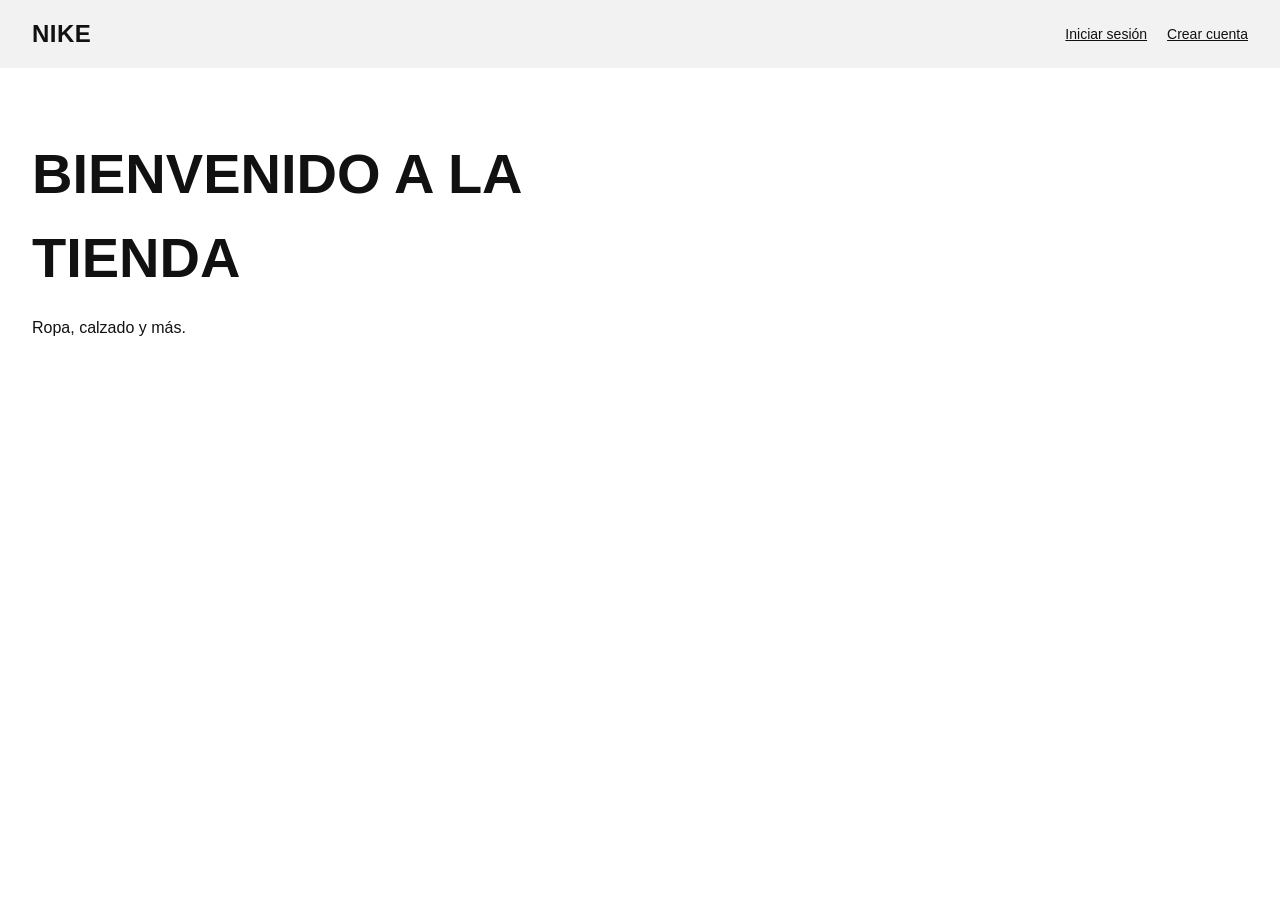
<file: docs/index.html>
<!DOCTYPE html>
<html lang="es">
<head>
  <meta charset="UTF-8">
  <meta name="viewport" content="width=device-width, initial-scale=1">
  <title>Inicio</title>
  <link rel="stylesheet" href="css/style.css">
</head>
<body data-page="home">
  <!-- Barra superior con la marca y el menú (se llena desde app.js) -->
  <header class="topbar">
    <strong class="brand">NIKE</strong>
    <nav id="nav"></nav>
  </header>
  <!-- Contenido principal -->
  <main class="home">
    <h1>Bienvenido a la tienda</h1>
    <p>Ropa, calzado y más.</p>
  </main>
  <!-- Lógica de la página -->
  <script src="js/app.js"></script>
</body>
</html>
</file>
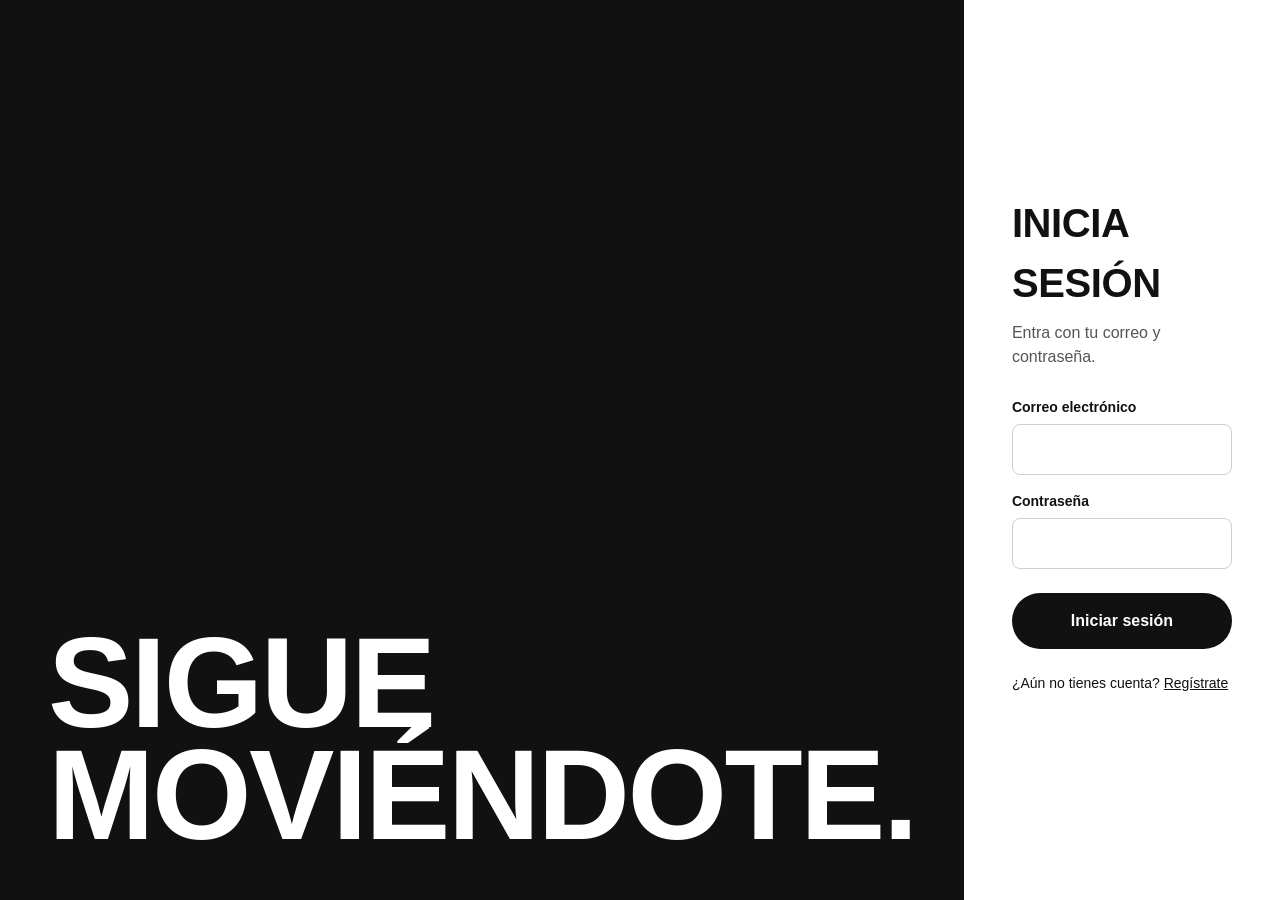
<file: docs/login.html>
<!DOCTYPE html>
<html lang="es">
<head>
  <meta charset="UTF-8">
  <meta name="viewport" content="width=device-width, initial-scale=1">
  <title>Iniciar sesión</title>
  <link rel="stylesheet" href="css/style.css">
</head>
<body data-page="login">
  <!-- Pantalla dividida: texto a la izquierda y formulario a la derecha -->
  <main class="auth">
    <section class="auth-hero" aria-hidden="true"><p>Sigue<br>moviéndote.</p></section>
    <section class="auth-panel">
      <h1>Inicia sesión</h1>
      <p class="sub">Entra con tu correo y contraseña.</p>
      <!-- Aquí se muestran los mensajes de error o éxito -->
      <div id="mensajes"></div>
      <!-- Formulario de inicio de sesión -->
      <form id="form" novalidate>
        <label>Correo electrónico<input type="email" name="email" required autocomplete="email"></label>
        <label>Contraseña<input type="password" name="password" required autocomplete="current-password"></label>
        <button type="submit">Iniciar sesión</button>
      </form>
      <p class="alt">¿Aún no tienes cuenta? <a href="register.html">Regístrate</a></p>
    </section>
  </main>
  <!-- Lógica de la página -->
  <script src="js/app.js"></script>
</body>
</html>
</file>
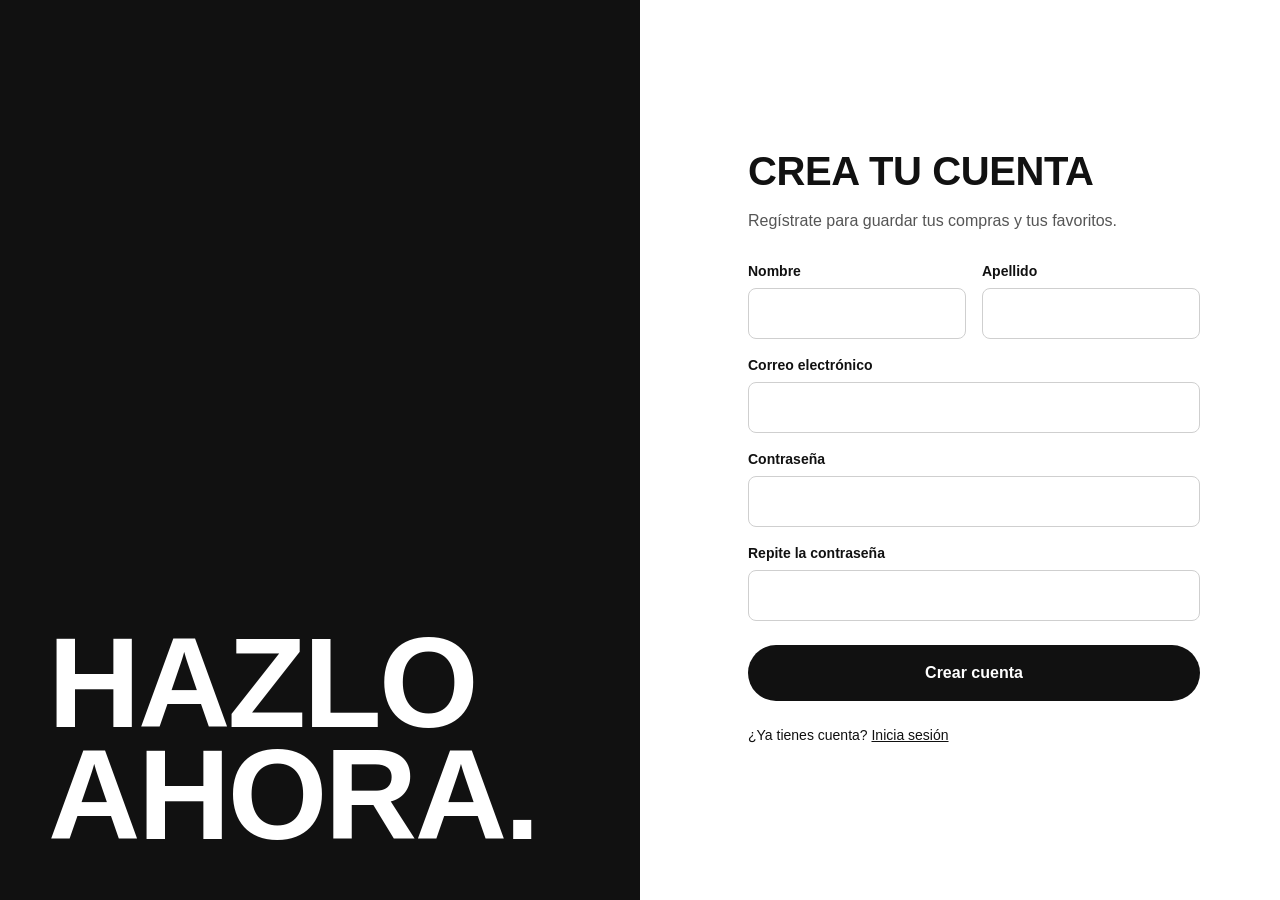
<file: docs/register.html>
<!DOCTYPE html>
<html lang="es">
<head>
  <meta charset="UTF-8">
  <meta name="viewport" content="width=device-width, initial-scale=1">
  <title>Crear cuenta</title>
  <link rel="stylesheet" href="css/style.css">
</head>
<body data-page="register">
  <!-- Pantalla dividida: texto a la izquierda y formulario a la derecha -->
  <main class="auth">
    <section class="auth-hero" aria-hidden="true"><p>Hazlo<br>ahora.</p></section>
    <section class="auth-panel">
      <h1>Crea tu cuenta</h1>
      <p class="sub">Regístrate para guardar tus compras y tus favoritos.</p>
      <!-- Aquí se muestran los mensajes de error o éxito -->
      <div id="mensajes"></div>
      <!-- Formulario de registro -->
      <form id="form" novalidate>
        <div class="row">
          <label>Nombre<input type="text" name="nombre" required autocomplete="given-name"></label>
          <label>Apellido<input type="text" name="apellido" required autocomplete="family-name"></label>
        </div>
        <label>Correo electrónico<input type="email" name="email" required autocomplete="email"></label>
        <label>Contraseña<input type="password" name="password" minlength="8" required autocomplete="new-password"></label>
        <label>Repite la contraseña<input type="password" name="password2" minlength="8" required autocomplete="new-password"></label>
        <button type="submit">Crear cuenta</button>
      </form>
      <p class="alt">¿Ya tienes cuenta? <a href="login.html">Inicia sesión</a></p>
    </section>
  </main>
  <!-- Lógica de la página -->
  <script src="js/app.js"></script>
</body>
</html>
</file>
<file: docs/css/style.css>
/* Colores y tipografías reutilizables */
:root {
  --ink: #111;
  --paper: #fff;
  --mist: #f2f2f2;
  --line: #cfcfcf;
  --accent: #fa5400;
  --error-bg: #fde8e0;
  --ok-bg: #e4f4e8;
  --font: "Helvetica Neue", Arial, sans-serif;
  --font-display: "Arial Narrow", "Helvetica Neue Condensed", Impact, Arial, sans-serif;
}
/* Estilos base */
* { box-sizing: border-box; }
body { margin: 0; font-family: var(--font); color: var(--ink); background: var(--paper); line-height: 1.5; }
a { color: var(--ink); }
a:focus-visible, button:focus-visible, input:focus-visible { outline: 3px solid var(--accent); outline-offset: 2px; }

/* Pantalla de registro e inicio de sesión: imagen a la izquierda y formulario a la derecha */
.auth { min-height: 100vh; display: grid; grid-template-columns: 1fr 1fr; }
.auth-hero { background: var(--ink); color: var(--paper); display: flex; align-items: flex-end; padding: 48px; }
.auth-hero p { margin: 0; font-family: var(--font-display); font-weight: 900; font-size: clamp(64px, 10vw, 144px); line-height: .88; letter-spacing: -.02em; text-transform: uppercase; }
.auth-panel { padding: 48px; max-width: 520px; width: 100%; margin: auto; }
.auth-panel h1 { font-family: var(--font-display); font-size: 40px; margin: 0 0 8px; text-transform: uppercase; letter-spacing: -.01em; }
.sub { margin: 0 0 28px; color: #555; }

/* Formularios */
form { display: grid; gap: 16px; }
.row { display: grid; grid-template-columns: 1fr 1fr; gap: 16px; }
label { display: grid; gap: 6px; font-size: 14px; font-weight: 600; }
input { font: inherit; padding: 14px; border: 1px solid var(--line); border-radius: 8px; background: var(--paper); }
input:focus { border-color: var(--ink); }
button { font: inherit; font-weight: 700; padding: 16px; border: 0; border-radius: 999px; background: var(--ink); color: var(--paper); cursor: pointer; margin-top: 8px; }
button:hover { background: var(--accent); }

/* Mensajes de error y de éxito */
.alert, .ok { padding: 12px 16px; border-radius: 8px; margin-bottom: 16px; font-size: 14px; }
.alert { background: var(--error-bg); }
.ok { background: var(--ok-bg); }
.alert p, .ok p { margin: 4px 0; }
.alt { margin-top: 24px; font-size: 14px; }

/* Página de inicio */
.topbar { display: flex; justify-content: space-between; align-items: center; padding: 16px 32px; background: var(--mist); }
.topbar nav { display: flex; gap: 20px; align-items: center; font-size: 14px; }
.brand { font-family: var(--font-display); font-size: 24px; font-weight: 900; letter-spacing: .02em; }
.home { padding: 64px 32px; max-width: 720px; }
.home h1 { font-family: var(--font-display); font-size: 56px; text-transform: uppercase; margin: 0 0 12px; }

/* Ajustes para pantallas pequeñas */
@media (max-width: 800px) {
  .auth { grid-template-columns: 1fr; }
  .auth-hero { min-height: 180px; padding: 24px; }
  .auth-panel { padding: 32px 24px; }
  .row { grid-template-columns: 1fr; }
}
</file>
